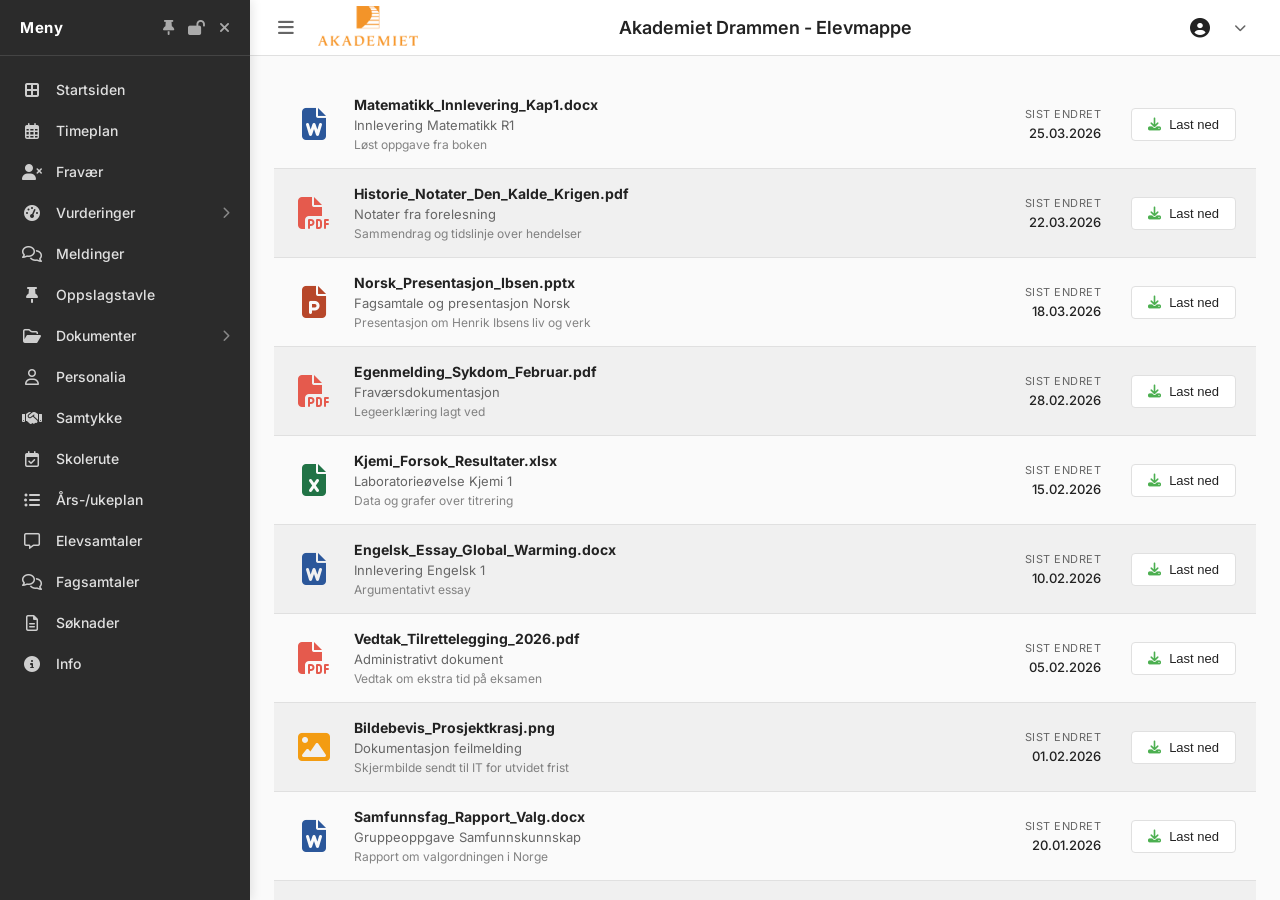
<file: elevMappe.html>
<!doctype html>
<html lang="no">
  <head>
    <meta charset="UTF-8" />
    <meta name="viewport" content="width=device-width, initial-scale=1.0" />
    <title>Elevmappe - Akademiet</title>
    <!-- Google Fonts: Inter -->
    <link rel="preconnect" href="https://fonts.googleapis.com" />
    <link rel="preconnect" href="https://fonts.gstatic.com" crossorigin />
    <link
      href="https://fonts.googleapis.com/css2?family=Inter:wght@400;500;600;700&display=swap"
      rel="stylesheet"
    />
    <!-- Font Awesome for Icons -->
    <link
      rel="stylesheet"
      href="https://cdnjs.cloudflare.com/ajax/libs/font-awesome/6.4.0/css/all.min.css"
    />

    <link href="styleElevMappe.css" rel="stylesheet" />
  </head>

  <body>
    <div class="app-container">
      <!-- Sidebar -->
      <nav class="sidebar">
        <div class="sidebar-header">
          <h2>Meny</h2>
          <div class="sidebar-actions">
            <i class="fa-solid fa-thumbtack" title="Fest meny"></i>
            <i class="fa-solid fa-lock-open" title="Lås opp"></i>
            <i class="fa-solid fa-times" title="Lukk"></i>
          </div>
        </div>
        <ul class="sidebar-menu">
          <li>
            <a href="startsiden.html"
              ><i class="fa-solid fa-border-all"></i> Startsiden</a
            >
          </li>
          <li>
            <a href="#"><i class="fa-regular fa-calendar-days"></i> Timeplan</a>
          </li>
          <li>
            <a href="fravær.html"
              ><i class="fa-solid fa-user-xmark"></i> Fravær</a
            >
          </li>
          <li class="has-dropdown">
            <a href="#"
              ><i class="fa-solid fa-gauge-high"></i> Vurderinger<i
                class="fa-solid fa-chevron-right dropdown-arrow"
              ></i
            ></a>
            <ul class="sub-menu">
              <li><a href="prøver.html">Prøver</a></li>
              <li><a href="enkeltvurderinger.html">Enkeltvurderinger</a></li>
              <li><a href="egenvurderinger.html">Egenvurderinger</a></li>
              <li><a href="karakterer.html">Karakterer</a></li>
              <li><a href="ordenOgOppførsel.html">Orden/Oppførsel</a></li>
              <li><a href="eksamen.html">Eksamen</a></li>
            </ul>
          </li>
          <li>
            <a href="meldinger.html"
              ><i class="fa-regular fa-comments"></i> Meldinger</a
            >
          </li>
          <li>
            <a href="oppslagstavle.html"
              ><i class="fa-solid fa-thumbtack"></i> Oppslagstavle</a
            >
          </li>
          <li class="has-dropdown">
            <a href="#"
              ><i class="fa-regular fa-folder-open"></i> Dokumenter<i
                class="fa-solid fa-chevron-right dropdown-arrow"
              ></i
            ></a>
            <ul class="sub-menu">
              <li><a href="mineDokumenter.html">Mine dokumenter</a></li>
              <li><a href="deltMedMeg.html">Delt med meg</a></li>
              <li class="active"><a href="elevMappe.html">Elevmappe</a></li>
            </ul>
          </li>
          <li>
            <a href="personalia.html"
              ><i class="fa-regular fa-user"></i> Personalia</a
            >
          </li>
          <li>
            <a href="samtykke.html"
              ><i class="fa-solid fa-handshake"></i> Samtykke</a
            >
          </li>
          <li>
            <a href="skolerute.html"
              ><i class="fa-regular fa-calendar-check"></i> Skolerute</a
            >
          </li>
          <li>
            <a href="arsUkeplan.html"
              ><i class="fa-solid fa-list-ul"></i> Års-/ukeplan</a
            >
          </li>
          <li>
            <a href="elevsamtaler.html"
              ><i class="fa-regular fa-message"></i> Elevsamtaler</a
            >
          </li>
          <li>
            <a href="fagsamtaler.html"
              ><i class="fa-regular fa-comments"></i> Fagsamtaler</a
            >
          </li>
          <li>
            <a href="soknader.html"
              ><i class="fa-regular fa-file-lines"></i> Søknader</a
            >
          </li>
          <li>
            <a href="info.html"><i class="fa-solid fa-circle-info"></i> Info</a>
          </li>
        </ul>
      </nav>

      <!-- Main Content Area -->
      <div class="main-content">
        <!-- Topbar -->
        <header class="topbar">
          <div class="topbar-left">
            <button class="menu-toggle">
              <i class="fa-solid fa-bars"></i>
            </button>
            <div class="logo">
              <span class="logo-icon"
                ><img
                  src="akademiet.png"
                  alt="Akademiet Drammen"
                  style="width: 100px; height: 40px"
              /></span>
            </div>
          </div>

          <div class="topbar-center">
            <h1>Akademiet Drammen - Elevmappe</h1>
          </div>

          <div class="topbar-right">
            <div class="user-profile">
              <i class="fa-solid fa-circle-user profile-icon"></i>
              <span class="user-name" id="whoami"></span>
              <i class="fa-solid fa-chevron-down dropdown-icon"></i>

              <div class="profile-dropdown">
                <a href="innstillinger.html"
                  ><i class="fa-solid fa-cog"></i> Innstillinger</a
                >
                <a href="index.html">
                  <img
                    src="login-xxl-light.png"
                    alt="Logg ut"
                    class="logout-icon theme-icon-dark"
                  />
                  <img
                    src="login-xxl-dark.png"
                    alt="Logg ut"
                    class="logout-icon theme-icon-light"
                  />
                  Logg ut
                </a>
              </div>
            </div>
          </div>
        </header>

        <!-- Elevmappe Document List Area -->
        <main class="content-area" id="mainContentArea">
          <div class="document-list">
            <!-- Item 1 -->
            <div class="document-item">
              <div class="doc-icon">
                <i class="fa-solid fa-file-word" style="color: #2b579a"></i>
              </div>
              <div class="doc-info">
                <div class="doc-title">Matematikk_Innlevering_Kap1.docx</div>
                <div class="doc-desc">Innlevering Matematikk R1</div>
                <div class="doc-subdesc">Løst oppgave fra boken</div>
              </div>
              <div class="doc-date">
                <div class="date-label">Sist endret</div>
                <div class="date-value">25.03.2026</div>
              </div>
              <div class="doc-action">
                <button class="download-btn">
                  <i class="fa-solid fa-download"></i> Last ned
                </button>
              </div>
            </div>
            <!-- Item 2 -->
            <div class="document-item">
              <div class="doc-icon">
                <i class="fa-solid fa-file-pdf" style="color: #e55a4d"></i>
              </div>
              <div class="doc-info">
                <div class="doc-title">
                  Historie_Notater_Den_Kalde_Krigen.pdf
                </div>
                <div class="doc-desc">Notater fra forelesning</div>
                <div class="doc-subdesc">
                  Sammendrag og tidslinje over hendelser
                </div>
              </div>
              <div class="doc-date">
                <div class="date-label">Sist endret</div>
                <div class="date-value">22.03.2026</div>
              </div>
              <div class="doc-action">
                <button class="download-btn">
                  <i class="fa-solid fa-download"></i> Last ned
                </button>
              </div>
            </div>
            <!-- Item 3 -->
            <div class="document-item">
              <div class="doc-icon">
                <i
                  class="fa-solid fa-file-powerpoint"
                  style="color: #b7472a"
                ></i>
              </div>
              <div class="doc-info">
                <div class="doc-title">Norsk_Presentasjon_Ibsen.pptx</div>
                <div class="doc-desc">Fagsamtale og presentasjon Norsk</div>
                <div class="doc-subdesc">
                  Presentasjon om Henrik Ibsens liv og verk
                </div>
              </div>
              <div class="doc-date">
                <div class="date-label">Sist endret</div>
                <div class="date-value">18.03.2026</div>
              </div>
              <div class="doc-action">
                <button class="download-btn">
                  <i class="fa-solid fa-download"></i> Last ned
                </button>
              </div>
            </div>
            <!-- Item 4 -->
            <div class="document-item">
              <div class="doc-icon">
                <i class="fa-solid fa-file-pdf" style="color: #e55a4d"></i>
              </div>
              <div class="doc-info">
                <div class="doc-title">Egenmelding_Sykdom_Februar.pdf</div>
                <div class="doc-desc">Fraværsdokumentasjon</div>
                <div class="doc-subdesc">Legeerklæring lagt ved</div>
              </div>
              <div class="doc-date">
                <div class="date-label">Sist endret</div>
                <div class="date-value">28.02.2026</div>
              </div>
              <div class="doc-action">
                <button class="download-btn">
                  <i class="fa-solid fa-download"></i> Last ned
                </button>
              </div>
            </div>
            <!-- Item 5 -->
            <div class="document-item">
              <div class="doc-icon">
                <i class="fa-solid fa-file-excel" style="color: #217346"></i>
              </div>
              <div class="doc-info">
                <div class="doc-title">Kjemi_Forsok_Resultater.xlsx</div>
                <div class="doc-desc">Laboratorieøvelse Kjemi 1</div>
                <div class="doc-subdesc">Data og grafer over titrering</div>
              </div>
              <div class="doc-date">
                <div class="date-label">Sist endret</div>
                <div class="date-value">15.02.2026</div>
              </div>
              <div class="doc-action">
                <button class="download-btn">
                  <i class="fa-solid fa-download"></i> Last ned
                </button>
              </div>
            </div>
            <!-- Item 6 -->
            <div class="document-item">
              <div class="doc-icon">
                <i class="fa-solid fa-file-word" style="color: #2b579a"></i>
              </div>
              <div class="doc-info">
                <div class="doc-title">Engelsk_Essay_Global_Warming.docx</div>
                <div class="doc-desc">Innlevering Engelsk 1</div>
                <div class="doc-subdesc">Argumentativt essay</div>
              </div>
              <div class="doc-date">
                <div class="date-label">Sist endret</div>
                <div class="date-value">10.02.2026</div>
              </div>
              <div class="doc-action">
                <button class="download-btn">
                  <i class="fa-solid fa-download"></i> Last ned
                </button>
              </div>
            </div>
            <!-- Item 7 -->
            <div class="document-item">
              <div class="doc-icon">
                <i class="fa-solid fa-file-pdf" style="color: #e55a4d"></i>
              </div>
              <div class="doc-info">
                <div class="doc-title">Vedtak_Tilrettelegging_2026.pdf</div>
                <div class="doc-desc">Administrativt dokument</div>
                <div class="doc-subdesc">Vedtak om ekstra tid på eksamen</div>
              </div>
              <div class="doc-date">
                <div class="date-label">Sist endret</div>
                <div class="date-value">05.02.2026</div>
              </div>
              <div class="doc-action">
                <button class="download-btn">
                  <i class="fa-solid fa-download"></i> Last ned
                </button>
              </div>
            </div>
            <!-- Item 8 -->
            <div class="document-item">
              <div class="doc-icon">
                <i class="fa-solid fa-image" style="color: #f39c12"></i>
              </div>
              <div class="doc-info">
                <div class="doc-title">Bildebevis_Prosjektkrasj.png</div>
                <div class="doc-desc">Dokumentasjon feilmelding</div>
                <div class="doc-subdesc">
                  Skjermbilde sendt til IT for utvidet frist
                </div>
              </div>
              <div class="doc-date">
                <div class="date-label">Sist endret</div>
                <div class="date-value">01.02.2026</div>
              </div>
              <div class="doc-action">
                <button class="download-btn">
                  <i class="fa-solid fa-download"></i> Last ned
                </button>
              </div>
            </div>
            <!-- Item 9 -->
            <div class="document-item">
              <div class="doc-icon">
                <i class="fa-solid fa-file-word" style="color: #2b579a"></i>
              </div>
              <div class="doc-info">
                <div class="doc-title">Samfunnsfag_Rapport_Valg.docx</div>
                <div class="doc-desc">Gruppeoppgave Samfunnskunnskap</div>
                <div class="doc-subdesc">Rapport om valgordningen i Norge</div>
              </div>
              <div class="doc-date">
                <div class="date-label">Sist endret</div>
                <div class="date-value">20.01.2026</div>
              </div>
              <div class="doc-action">
                <button class="download-btn">
                  <i class="fa-solid fa-download"></i> Last ned
                </button>
              </div>
            </div>
            <!-- Item 10 -->
            <div class="document-item">
              <div class="doc-icon">
                <i class="fa-solid fa-file-pdf" style="color: #e55a4d"></i>
              </div>
              <div class="doc-info">
                <div class="doc-title">Karakterutskrift_Host_25.pdf</div>
                <div class="doc-desc">Karakterer Vg1</div>
                <div class="doc-subdesc">Utskrift av terminkarakterer</div>
              </div>
              <div class="doc-date">
                <div class="date-label">Sist endret</div>
                <div class="date-value">15.01.2026</div>
              </div>
              <div class="doc-action">
                <button class="download-btn">
                  <i class="fa-solid fa-download"></i> Last ned
                </button>
              </div>
            </div>
            <!-- Item 11 -->
            <div class="document-item">
              <div class="doc-icon">
                <i class="fa-solid fa-file-pdf" style="color: #e55a4d"></i>
              </div>
              <div class="doc-info">
                <div class="doc-title">Reglement_Akademiet_2025_2026.pdf</div>
                <div class="doc-desc">Skolens regler og retningslinjer</div>
                <div class="doc-subdesc">PDF kopi av skolereglementet</div>
              </div>
              <div class="doc-date">
                <div class="date-label">Sist endret</div>
                <div class="date-value">20.08.2025</div>
              </div>
              <div class="doc-action">
                <button class="download-btn">
                  <i class="fa-solid fa-download"></i> Last ned
                </button>
              </div>
            </div>
            <!-- Item 12 -->
            <div class="document-item">
              <div class="doc-icon">
                <i
                  class="fa-solid fa-file-powerpoint"
                  style="color: #b7472a"
                ></i>
              </div>
              <div class="doc-info">
                <div class="doc-title">Kroppsoving_Opplegg.pptx</div>
                <div class="doc-desc">Egenvurdering gym kroppsøving</div>
                <div class="doc-subdesc">
                  Presentasjon over planlagt treningsøkt
                </div>
              </div>
              <div class="doc-date">
                <div class="date-label">Sist endret</div>
                <div class="date-value">05.10.2025</div>
              </div>
              <div class="doc-action">
                <button class="download-btn">
                  <i class="fa-solid fa-download"></i> Last ned
                </button>
              </div>
            </div>
            <!-- Item 13 -->
            <div class="document-item">
              <div class="doc-icon">
                <i class="fa-solid fa-file-excel" style="color: #217346"></i>
              </div>
              <div class="doc-info">
                <div class="doc-title">Fysikk_Beregninger.xlsx</div>
                <div class="doc-desc">Fysikk 1 laboratorie</div>
                <div class="doc-subdesc">
                  Hastighetstabeller og simuleringer
                </div>
              </div>
              <div class="doc-date">
                <div class="date-label">Sist endret</div>
                <div class="date-value">12.11.2025</div>
              </div>
              <div class="doc-action">
                <button class="download-btn">
                  <i class="fa-solid fa-download"></i> Last ned
                </button>
              </div>
            </div>
            <!-- Item 14 -->
            <div class="document-item">
              <div class="doc-icon">
                <i class="fa-solid fa-file-pdf" style="color: #e55a4d"></i>
              </div>
              <div class="doc-info">
                <div class="doc-title">
                  Soknad_Permisjon_Idrett_Desember.pdf
                </div>
                <div class="doc-desc">Søknad om fri</div>
                <div class="doc-subdesc">
                  Godkjent søknad for fotballturnering
                </div>
              </div>
              <div class="doc-date">
                <div class="date-label">Sist endret</div>
                <div class="date-value">25.11.2025</div>
              </div>
              <div class="doc-action">
                <button class="download-btn">
                  <i class="fa-solid fa-download"></i> Last ned
                </button>
              </div>
            </div>
            <!-- Item 15 -->
            <div class="document-item">
              <div class="doc-icon">
                <i class="fa-solid fa-file-word" style="color: #2b579a"></i>
              </div>
              <div class="doc-info">
                <div class="doc-title">Spansk_Grammatikk_Oppsumerring.docx</div>
                <div class="doc-desc">Notater til fremmedspråk</div>
                <div class="doc-subdesc">Uregelmessige verb kap 4 og 5</div>
              </div>
              <div class="doc-date">
                <div class="date-label">Sist endret</div>
                <div class="date-value">01.12.2025</div>
              </div>
              <div class="doc-action">
                <button class="download-btn">
                  <i class="fa-solid fa-download"></i> Last ned
                </button>
              </div>
            </div>
          </div>
        </main>
      </div>
    </div>

    <!-- Scroll to top button -->
    <button
      id="scrollToTopBtn"
      class="scroll-to-top"
      aria-label="Scroll til toppen"
      title="Scroll til toppen"
    >
      <i class="fa-solid fa-arrow-up"></i> To the top
    </button>
    <script type="module" src="script.js">
      const { data: {user} } = await supabase.auth.getUser();
      if (user) {
          await refreshAuthUI();
      } else {
          window.location.href = "index.html";
      }
    </script>
    <script>
      document.addEventListener("DOMContentLoaded", () => {
        const scrollArea = document.getElementById("mainContentArea");
        const scrollToTopBtn = document.getElementById("scrollToTopBtn");
        const topbarHeight = 56;

        if (scrollArea && scrollToTopBtn) {
          scrollArea.addEventListener("scroll", () => {
            if (scrollArea.scrollTop > topbarHeight) {
              scrollToTopBtn.classList.add("show");
            } else {
              scrollToTopBtn.classList.remove("show");
            }
          });

          scrollToTopBtn.addEventListener("click", () => {
            scrollArea.scrollTo({
              top: 0,
              behavior: "smooth",
            });
          });
        }
      });
    </script>
  </body>
</html>
</file>
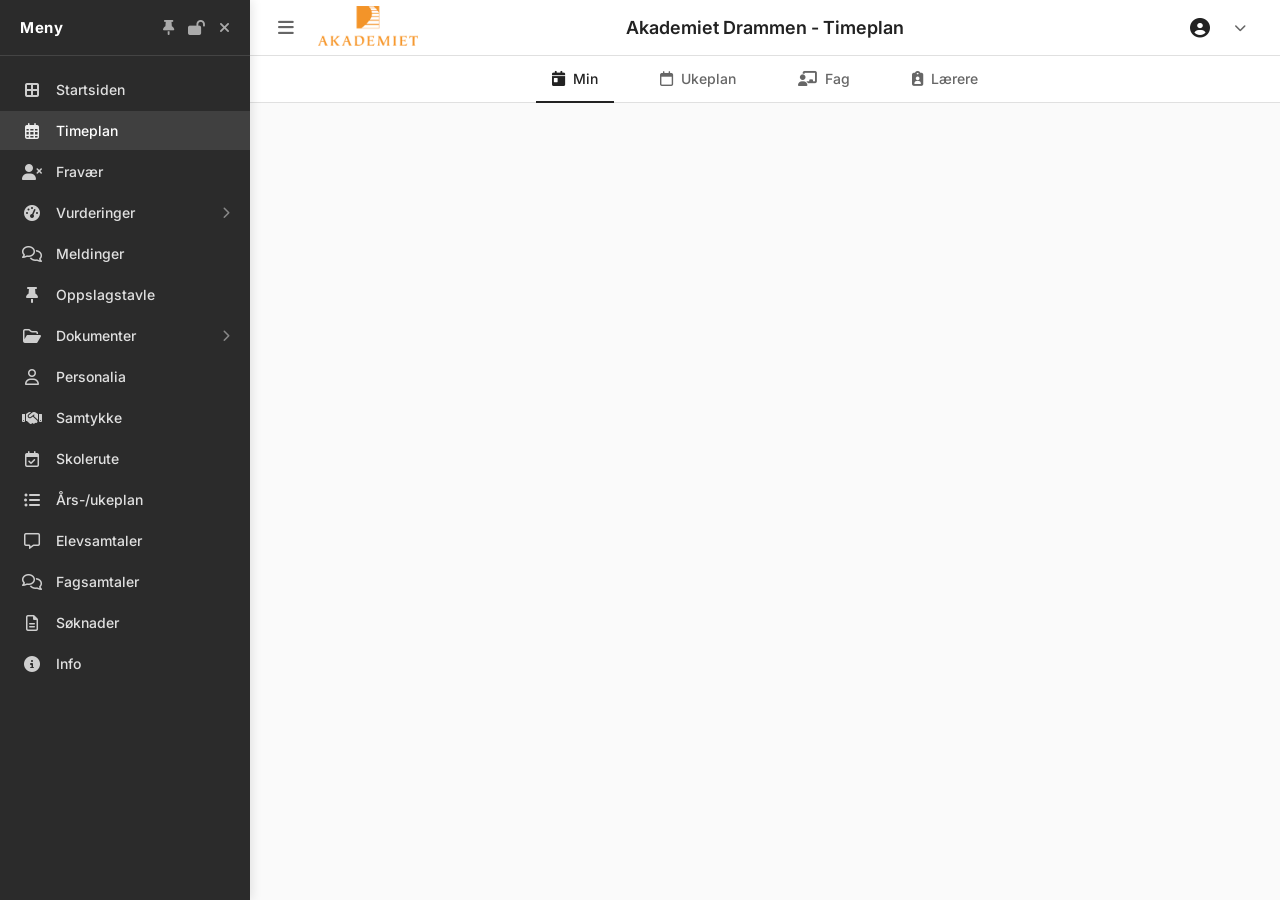
<file: timeplan.html>
<!doctype html>
<html lang="no">
  <head>
    <meta charset="UTF-8" />
    <meta name="viewport" content="width=device-width, initial-scale=1.0" />
    <title>Timeplan - Akademiet</title>
    <!-- Google Fonts: Inter -->
    <link rel="preconnect" href="https://fonts.googleapis.com" />
    <link rel="preconnect" href="https://fonts.gstatic.com" crossorigin />
    <link
      href="https://fonts.googleapis.com/css2?family=Inter:wght@400;500;600;700&display=swap"
      rel="stylesheet"
    />
    <!-- Font Awesome for Icons -->
    <link
      rel="stylesheet"
      href="https://cdnjs.cloudflare.com/ajax/libs/font-awesome/6.4.0/css/all.min.css"
    />

    <link href="styletimeplan.css" rel="stylesheet" />
  </head>

  <body>
    <div class="app-container">
      <!-- Sidebar -->
      <nav class="sidebar">
        <div class="sidebar-header">
          <h2>Meny</h2>
          <div class="sidebar-actions">
            <i class="fa-solid fa-thumbtack" title="Fest meny"></i>
            <i class="fa-solid fa-lock-open" title="Lås opp"></i>
            <i class="fa-solid fa-times" title="Lukk"></i>
          </div>
        </div>
        <ul class="sidebar-menu">
          <li>
            <a href="startsiden.html"
              ><i class="fa-solid fa-border-all"></i> Startsiden</a
            >
          </li>
          <li class="active">
            <a href="#"><i class="fa-regular fa-calendar-days"></i> Timeplan</a>
          </li>
          <li>
            <a href="fravær.html"
              ><i class="fa-solid fa-user-xmark"></i> Fravær</a
            >
          </li>
          <li class="has-dropdown">
            <a href="#"
              ><i class="fa-solid fa-gauge-high"></i> Vurderinger<i
                class="fa-solid fa-chevron-right dropdown-arrow"
              ></i
            ></a>
            <ul class="sub-menu">
              <li><a href="prøver.html">Prøver</a></li>
              <li><a href="enkeltvurderinger.html">Enkeltvurderinger</a></li>
              <li><a href="egenvurderinger.html">Egenvurderinger</a></li>
              <li><a href="karakterer.html">Karakterer</a></li>
              <li><a href="ordenOgOppførsel.html">Orden/Oppførsel</a></li>
              <li><a href="eksamen.html">Eksamen</a></li>
            </ul>
          </li>
          <li>
            <a href="meldinger.html"
              ><i class="fa-regular fa-comments"></i> Meldinger</a
            >
          </li>
          <li>
            <a href="oppslagstavle.html"
              ><i class="fa-solid fa-thumbtack"></i> Oppslagstavle</a
            >
          </li>
          <li class="has-dropdown">
            <a href="#"
              ><i class="fa-regular fa-folder-open"></i> Dokumenter<i
                class="fa-solid fa-chevron-right dropdown-arrow"
              ></i
            ></a>
            <ul class="sub-menu">
              <li><a href="mineDokumenter.html">Mine dokumenter</a></li>
              <li><a href="deltMedMeg.html">Delt med meg</a></li>
              <li><a href="elevMappe.html">Elevmappe</a></li>
            </ul>
          </li>
          <li>
            <a href="personalia.html"
              ><i class="fa-regular fa-user"></i> Personalia</a
            >
          </li>
          <li>
            <a href="samtykke.html"
              ><i class="fa-solid fa-handshake"></i> Samtykke</a
            >
          </li>
          <li>
            <a href="skolerute.html"
              ><i class="fa-regular fa-calendar-check"></i> Skolerute</a
            >
          </li>
          <li>
            <a href="arsUkeplan.html"
              ><i class="fa-solid fa-list-ul"></i> Års-/ukeplan</a
            >
          </li>
          <li>
            <a href="elevsamtaler.html"
              ><i class="fa-regular fa-message"></i> Elevsamtaler</a
            >
          </li>
          <li>
            <a href="fagsamtaler.html"
              ><i class="fa-regular fa-comments"></i> Fagsamtaler</a
            >
          </li>
          <li>
            <a href="soknader.html"
              ><i class="fa-regular fa-file-lines"></i> Søknader</a
            >
          </li>
          <li>
            <a href="info.html"><i class="fa-solid fa-circle-info"></i> Info</a>
          </li>
        </ul>
      </nav>

      <!-- Main Content Area -->
      <div class="main-content">
        <!-- Topbar -->
        <header class="topbar">
          <div class="topbar-left">
            <button class="menu-toggle">
              <i class="fa-solid fa-bars"></i>
            </button>
            <div class="logo">
              <span class="logo-icon"
                ><img
                  src="akademiet.png"
                  alt="Akademiet Drammen"
                  style="width: 100px; height: 40px"
              /></span>
            </div>
          </div>

          <div class="topbar-center">
            <h1>Akademiet Drammen - Timeplan</h1>
          </div>

          <div class="topbar-right">
            <div class="user-profile">
              <i class="fa-solid fa-circle-user profile-icon"></i>
              <span class="user-name" id="whoami"></span>
              <i class="fa-solid fa-chevron-down dropdown-icon"></i>

              <div class="profile-dropdown">
                <a href="innstillinger.html"
                  ><i class="fa-solid fa-cog"></i> Innstillinger</a
                >
                <a id="logoutBtn">
                  <img
                    src="login-xxl-light.png"
                    alt="Logg ut"
                    class="logout-icon theme-icon-dark"
                  />
                  <img
                    src="login-xxl-dark.png"
                    alt="Logg ut"
                    class="logout-icon theme-icon-light"
                  />
                  Logg ut
                </a>
              </div>
            </div>
          </div>
        </header>

        <!-- Sub Header Tabs -->
        <div class="tabs-container">
          <div class="tab active">
            <i class="fa-solid fa-calendar-day"></i> Min
          </div>
          <div class="tab"><i class="fa-regular fa-calendar"></i> Ukeplan</div>
          <div class="tab"><i class="fa-solid fa-chalkboard-user"></i> Fag</div>
          <div class="tab">
            <i class="fa-solid fa-clipboard-user"></i> Lærere
          </div>
        </div>

        <!-- Dashboard / Calendar Area (Skipped per user request, placeholder shown) -->
        <main class="content-area">
          <div class="content-placeholder">
            <!-- The rest of the period plan would go here -->
          </div>
        </main>
      </div>
    </div>
    <script type="module" src="script.js">
          const { data: {user} } = await supabase.auth.getUser();
      if (user) {
        await refreshAuthUI();
      } else {
        window.location.href = "index.html";
      }
    </script>
  </body>
</html>
</file>
<file: styleElevMappe.css>
/* Premium App Dashboard Styles */
:root {
  /* Sidebar Colors */
  --sidebar-bg: #2b2b2b;
  --sidebar-bg-hover: #383838;
  --sidebar-bg-active: #404040;
  --sidebar-text: #e0e0e0;
  --sidebar-text-active: #ffffff;
  --sidebar-width: 250px;
  --sidebar-border: #444444;

  /* Topbar Colors */
  --topbar-bg: #ffffff;
  --topbar-border: #e0e0e0;
  --topbar-height: 56px;

  /* Global Colors */
  --brand-orange: #f38b36;
  --text-primary: #222222;
  --text-secondary: #666666;
  --bg-color: #fafafa;
  --tabs-bg: #ffffff;
  --user-hover-bg: #f0f0f0;
  --card-border: #e8e8e8;
  --card-bg: #ffffff;

  /* Layout */
  --transition-speed: 0.2s;
}

/* =========================================
   Dark Mode Overrides
   ========================================= */
@media (prefers-color-scheme: dark) {
  :root {
    --sidebar-bg: #1a1a1a;
    --sidebar-bg-hover: #2a2a2a;
    --sidebar-bg-active: #333333;
    --sidebar-border: #303030;

    --topbar-bg: #242424;
    --topbar-border: #383838;

    --text-primary: #eeeeee;
    --text-secondary: #a0a0a0;
    --bg-color: #121212;
    --tabs-bg: #242424;
    --user-hover-bg: #383838;
    --card-border: #333333;
    --card-bg: #1e1e1e;
  }
}

* {
  box-sizing: border-box;
  margin: 0;
  padding: 0;
}

body {
  font-family:
    "Inter",
    -apple-system,
    BlinkMacSystemFont,
    "Segoe UI",
    Roboto,
    Oxygen,
    Ubuntu,
    Cantarell,
    sans-serif;
  background-color: var(--bg-color);
  color: var(--text-primary);
  height: 100vh;
  overflow: hidden;
  -webkit-font-smoothing: antialiased;
}

.app-container {
  display: flex;
  height: 100vh;
  width: 100vw;
}

/* =========================================
   Sidebar Styling
   ========================================= */
.sidebar {
  width: var(--sidebar-width);
  background-color: var(--sidebar-bg);
  color: var(--sidebar-text);
  display: flex;
  flex-direction: column;
  flex-shrink: 0;
  box-shadow: 2px 0 10px rgba(0, 0, 0, 0.1);
  z-index: 100;
  transition:
    width 0.25s ease,
    transform 0.25s ease,
    opacity 0.25s ease;
  will-change: width, transform, opacity;
}

.sidebar-header {
  height: var(--topbar-height);
  padding: 0 20px;
  display: flex;
  justify-content: space-between;
  align-items: center;
  border-bottom: 1px solid var(--sidebar-border);
}

.sidebar-header h2 {
  font-size: 15px;
  font-weight: 700;
  color: #ffffff;
  letter-spacing: 0.5px;
}

.sidebar-actions {
  display: flex;
  gap: 14px;
  color: #aaaaaa;
}

.sidebar-actions i {
  cursor: pointer;
  font-size: 15px;
  transition: color var(--transition-speed);
}

.sidebar-actions i:hover {
  color: #ffffff;
}

.sidebar-menu {
  list-style: none;
  overflow-y: auto;
  padding: 12px 0;
}

/* Custom Scrollbar for Sidebar */
.sidebar-menu::-webkit-scrollbar {
  width: 6px;
}
.sidebar-menu::-webkit-scrollbar-track {
  background: transparent;
}
.sidebar-menu::-webkit-scrollbar-thumb {
  background: #555;
  border-radius: 10px;
}

.sidebar-menu li {
  margin: 2px 0;
}

.sidebar-menu a {
  display: flex;
  align-items: center;
  padding: 11px 20px;
  color: var(--sidebar-text);
  text-decoration: none;
  font-size: 14px;
  font-weight: 500;
  transition: all var(--transition-speed);
  position: relative;
}

.sidebar-menu a:hover {
  background-color: var(--sidebar-bg-hover);
  color: #ffffff;
}

.sidebar-menu li.active a {
  background-color: var(--sidebar-bg-active);
  color: var(--sidebar-text-active);
}

.sidebar-menu a i:first-child {
  width: 24px;
  font-size: 16px;
  margin-right: 12px;
  text-align: center;
  opacity: 0.9;
}

.dropdown-arrow {
  margin-left: auto;
  font-size: 12px !important;
  color: #888888;
  transition: transform var(--transition-speed);
}

.sidebar-menu a:hover .dropdown-arrow {
  color: #cccccc;
}

.sidebar.closed {
  transform: translateX(-100%);
  width: 0;
  min-width: 0;
  overflow: hidden;
  opacity: 0;
}

/* =========================================
   Sub-menu Styling
   ========================================= */
.sub-menu {
  display: none;
  list-style: none;
  background-color: #242424; /* Darker back for depth */
  border-left: 2px solid var(--sidebar-bg-hover);
  margin-left: 18px; /* Offset to align with the text above */
  padding: 4px 0;
  border-radius: 4px;
}

.has-dropdown.dropdown-open .sub-menu {
  display: block;
  animation: slideDown 0.2s ease-out forwards;
}

.sub-menu li {
  margin: 0;
}

.sub-menu a {
  padding: 8px 16px 8px 30px; /* Cleanly indented items */
  font-size: 13px;
  color: #a0a0a0;
  font-weight: 400; /* Lighter font weight for subitems */
}

.sub-menu a:hover {
  background-color: var(--sidebar-bg-active);
  color: #ffffff;
}

.has-dropdown.dropdown-open > a .dropdown-arrow {
  transform: rotate(90deg);
}

@keyframes slideDown {
  from {
    opacity: 0;
    transform: translateY(-4px);
  }
  to {
    opacity: 1;
    transform: translateY(0);
  }
}

/* =========================================
   Main Content Layout
   ========================================= */
.main-content {
  flex: 1;
  display: flex;
  flex-direction: column;
  min-width: 0;
  background-color: var(--bg-color);
}

/* =========================================
   Topbar Styling
   ========================================= */
.topbar {
  height: var(--topbar-height);
  background-color: var(--topbar-bg);
  border-bottom: 1px solid var(--topbar-border);
  display: flex;
  align-items: center;
  padding: 0 24px;
  justify-content: space-between;
}

.topbar-left {
  display: flex;
  align-items: center;
  gap: 20px;
  width: 300px; /* Reserves space so center element can be truly centered */
}

.menu-toggle {
  background: none;
  border: none;
  font-size: 18px;
  cursor: pointer;
  color: var(--text-secondary);
  display: flex;
  align-items: center;
  padding: 4px;
  transition: color var(--transition-speed);
}

.menu-toggle:hover {
  color: var(--text-primary);
}

.logo {
  display: flex;
  align-items: baseline;
  gap: 8px;
  cursor: pointer;
}

.logo-icon {
  color: var(--brand-orange);
  font-size: 18px;
}

.logo-orange {
  color: var(--brand-orange);
  font-family: serif;
  font-weight: 700;
  font-size: 18px;
  letter-spacing: 0.5px;
}

.logo-text {
  color: var(--text-secondary);
  font-size: 14px;
  font-family: "Inter", sans-serif;
}

.topbar-center {
  flex: 1;
  display: flex;
  justify-content: center;
}

.topbar-center h1 {
  font-size: 18px;
  font-weight: 600;
  color: var(--text-primary);
}

.topbar-right {
  display: flex;
  align-items: center;
  justify-content: flex-end;
  width: 300px; /* Symmetric with left side */
}

.user-profile {
  display: flex;
  align-items: center;
  gap: 10px;
  cursor: pointer;
  padding: 6px 10px;
  border-radius: 6px;
  transition: background-color var(--transition-speed);
}

.user-profile:hover {
  background-color: var(--user-hover-bg);
}

.profile-icon {
  font-size: 20px;
  color: var(--text-primary);
}

.user-name {
  font-size: 13px;
  font-weight: 500;
  color: var(--text-primary);
}

.dropdown-icon {
  font-size: 12px;
  color: var(--text-secondary);
  margin-left: 4px;
}

/* =========================================
   Sub-Header Tabs
   ========================================= */
.tabs-container {
  display: flex;
  border-bottom: 1px solid var(--topbar-border);
  background-color: var(--tabs-bg);
  padding: 0 24px;
  gap: 30px;
  justify-content: center;
}

.tab {
  padding: 14px 16px;
  font-size: 14px;
  font-weight: 500;
  color: var(--text-secondary);
  cursor: pointer;
  display: flex;
  align-items: center;
  gap: 8px;
  border-bottom: 2px solid transparent;
  transition: all var(--transition-speed);
  margin-bottom: -1px; /* Overlap border */
}

.tab i {
  font-size: 15px;
}

.tab:hover {
  color: var(--text-primary);
}

.tab.active {
  color: var(--text-primary);
  border-bottom-color: var(--text-primary);
}

/* =========================================
   Content Area
   ========================================= */
.content-area {
  flex: 1;
  background-color: var(--bg-color);
  padding: 24px;
  overflow: auto;
}

.content-placeholder {
  width: 100%;
  height: 100%;
  background-color: transparent;
}
\n
/* =========================================
   Elevmappe Document List Styling
   ========================================= */

.document-list {
  background-color: var(--tabs-bg);
  border: 1px solid var(--topbar-border);
  border-radius: 8px;
  overflow: hidden;
  margin-top: 10px;
}

.document-item {
  display: flex;
  align-items: center;
  padding: 16px 20px;
  border-bottom: 1px solid var(--topbar-border);
  transition: background-color var(--transition-speed);
}

.document-item:last-child {
  border-bottom: none;
}

.document-item:nth-child(even) {
  background-color: var(--user-hover-bg);
}

@media (prefers-color-scheme: dark) {
  .document-item:nth-child(even) {
    background-color: rgba(255, 255, 255, 0.02);
  }
}

.doc-icon {
  font-size: 32px;
  color: var(--text-secondary);
  margin-right: 20px;
  width: 40px;
  text-align: center;
  display: flex;
  justify-content: center;
  align-items: center;
}

.doc-icon .fa-file-pdf {
  color: #c94436; /* Softer red for dark mode compatibility or solid red */
}

@media (prefers-color-scheme: dark) {
  .doc-icon .fa-file-pdf {
    color: #e55a4d;
  }
}

.doc-info {
  flex: 1;
  display: flex;
  flex-direction: column;
  gap: 4px;
}

.doc-title {
  font-size: 14px;
  font-weight: 700;
  color: var(--text-primary);
}

.doc-desc {
  font-size: 13px;
  color: var(--text-secondary);
}

.doc-subdesc {
  font-size: 12px;
  color: var(--text-secondary);
  opacity: 0.8;
}

.doc-date {
  text-align: right;
  margin-right: 30px;
  min-width: 100px;
}

.date-label {
  font-size: 11px;
  color: var(--text-secondary);
  text-transform: uppercase;
  letter-spacing: 0.5px;
}

.date-value {
  font-size: 13px;
  font-weight: 500;
  color: var(--text-primary);
  margin-top: 4px;
}

.doc-action {
  display: flex;
  align-items: center;
}

.download-btn {
  display: flex;
  align-items: center;
  gap: 8px;
  padding: 8px 16px;
  background-color: var(--tabs-bg);
  border: 1px solid var(--topbar-border);
  border-radius: 4px;
  color: var(--text-primary);
  font-size: 13px;
  font-weight: 500;
  cursor: pointer;
  transition: all var(--transition-speed);
}

.download-btn i {
  color: #4caf50;
}

.download-btn:hover {
  background-color: var(--user-hover-bg);
  border-color: #999;
}

/* =========================================
   Scroll to Top Button
   ========================================= */
.scroll-to-top {
  position: fixed;
  bottom: 30px;
  right: 30px;
  height: 45px;
  padding: 0 20px;
  border-radius: 25px;
  background-color: var(--sidebar-bg-active); /* or #3b82f6 for blue */
  background-color: #3b82f6;
  color: white;
  border: none;
  font-size: 14px;
  font-weight: 600;
  cursor: pointer;
  box-shadow: 0 4px 10px rgba(0, 0, 0, 0.2);
  opacity: 0;
  visibility: hidden;
  transition: all 0.3s ease;
  z-index: 1000;
  display: flex;
  align-items: center;
  justify-content: center;
  gap: 8px;
}

.scroll-to-top.show {
  opacity: 1;
  visibility: visible;
}

.scroll-to-top:hover {
  transform: translateY(-3px);
  background-color: #2563eb;
  box-shadow: 0 6px 14px rgba(0, 0, 0, 0.25);
}

@media (max-width: 768px) {
  .scroll-to-top {
    right: 20px;
  }
}

/* =========================================
   Profile Dropdown Styling
   ========================================= */
.user-profile {
  position: relative;
}

.profile-dropdown {
  position: absolute;
  top: 100%;
  right: 0;
  margin-top: 8px;
  background-color: var(--card-bg);
  border: 1px solid var(--card-border);
  border-radius: 8px;
  box-shadow: 0 4px 12px rgba(0, 0, 0, 0.1);
  width: 200px;
  display: flex;
  flex-direction: column;
  opacity: 0;
  visibility: hidden;
  transform: translateY(-10px);
  transition: all var(--transition-speed);
  z-index: 1000;
  padding: 8px 0;
}

.user-profile.active .profile-dropdown {
  opacity: 1;
  visibility: visible;
  transform: translateY(0);
}

.profile-dropdown a {
  display: flex;
  align-items: center;
  padding: 10px 16px;
  color: var(--text-primary);
  text-decoration: none;
  font-size: 14px;
  font-weight: 500;
  transition: background-color var(--transition-speed);
  gap: 12px;
}

.profile-dropdown a:hover {
  background-color: var(--user-hover-bg);
}

.profile-dropdown .fa-cog {
  font-size: 16px;
  color: var(--text-secondary);
  width: 20px;
  text-align: center;
}

.theme-icon-light {
  display: block;
}
.theme-icon-dark {
  display: none;
}

@media (prefers-color-scheme: dark) {
  .theme-icon-light {
    display: none;
  }
  .theme-icon-dark {
    display: block;
  }
}

.logout-icon {
  width: 20px;
  height: 20px;
  object-fit: contain;
}
</file>
<file: styletimeplan.css>
/* Premium App Dashboard Styles */
:root {
  /* Sidebar Colors */
  --sidebar-bg: #2b2b2b;
  --sidebar-bg-hover: #383838;
  --sidebar-bg-active: #404040;
  --sidebar-text: #e0e0e0;
  --sidebar-text-active: #ffffff;
  --sidebar-width: 250px;
  --sidebar-border: #444444;

  /* Topbar Colors */
  --topbar-bg: #ffffff;
  --topbar-border: #e0e0e0;
  --topbar-height: 56px;
  --card-border: #e8e8e8;
  --card-bg: #ffffff;

  /* Global Colors */
  --brand-orange: #f38b36;
  --text-primary: #222222;
  --text-secondary: #666666;
  --bg-color: #fafafa;
  --tabs-bg: #ffffff;
  --user-hover-bg: #f0f0f0;

  /* Layout */
  --transition-speed: 0.2s;
}

/* =========================================
   Dark Mode Overrides
   ========================================= */
@media (prefers-color-scheme: dark) {
  :root {
    --sidebar-bg: #1a1a1a;
    --sidebar-bg-hover: #2a2a2a;
    --sidebar-bg-active: #333333;
    --sidebar-border: #303030;

    --topbar-bg: #242424;
    --topbar-border: #383838;

    --text-primary: #eeeeee;
    --text-secondary: #a0a0a0;
    --bg-color: #121212;
    --tabs-bg: #242424;
    --user-hover-bg: #383838;
    --card-border: #333333;
    --card-bg: #1e1e1e;
  }
}

* {
  box-sizing: border-box;
  margin: 0;
  padding: 0;
}

body {
  font-family:
    "Inter",
    -apple-system,
    BlinkMacSystemFont,
    "Segoe UI",
    Roboto,
    Oxygen,
    Ubuntu,
    Cantarell,
    sans-serif;
  background-color: var(--bg-color);
  color: var(--text-primary);
  height: 100vh;
  overflow: hidden;
  -webkit-font-smoothing: antialiased;
}

.app-container {
  display: flex;
  height: 100vh;
  width: 100vw;
}

/* =========================================
   Sidebar Styling
   ========================================= */
.sidebar {
  width: var(--sidebar-width);
  background-color: var(--sidebar-bg);
  color: var(--sidebar-text);
  display: flex;
  flex-direction: column;
  flex-shrink: 0;
  box-shadow: 2px 0 10px rgba(0, 0, 0, 0.1);
  z-index: 100;
  transition:
    width 0.25s ease,
    transform 0.25s ease,
    opacity 0.25s ease;
  will-change: width, transform, opacity;
}

.sidebar-header {
  height: var(--topbar-height);
  padding: 0 20px;
  display: flex;
  justify-content: space-between;
  align-items: center;
  border-bottom: 1px solid var(--sidebar-border);
}

.sidebar-header h2 {
  font-size: 15px;
  font-weight: 700;
  color: #ffffff;
  letter-spacing: 0.5px;
}

.sidebar-actions {
  display: flex;
  gap: 14px;
  color: #aaaaaa;
}

.sidebar-actions i {
  cursor: pointer;
  font-size: 15px;
  transition: color var(--transition-speed);
}

.sidebar-actions i:hover {
  color: #ffffff;
}

.sidebar-menu {
  list-style: none;
  overflow-y: auto;
  padding: 12px 0;
}

/* Custom Scrollbar for Sidebar */
.sidebar-menu::-webkit-scrollbar {
  width: 6px;
}
.sidebar-menu::-webkit-scrollbar-track {
  background: transparent;
}
.sidebar-menu::-webkit-scrollbar-thumb {
  background: #555;
  border-radius: 10px;
}

.sidebar-menu li {
  margin: 2px 0;
}

.sidebar-menu a {
  display: flex;
  align-items: center;
  padding: 11px 20px;
  color: var(--sidebar-text);
  text-decoration: none;
  font-size: 14px;
  font-weight: 500;
  transition: all var(--transition-speed);
  position: relative;
}

.sidebar-menu a:hover {
  background-color: var(--sidebar-bg-hover);
  color: #ffffff;
}

.sidebar-menu li.active a {
  background-color: var(--sidebar-bg-active);
  color: var(--sidebar-text-active);
}

.sidebar-menu a i:first-child {
  width: 24px;
  font-size: 16px;
  margin-right: 12px;
  text-align: center;
  opacity: 0.9;
}

.dropdown-arrow {
  margin-left: auto;
  font-size: 12px !important;
  color: #888888;
  transition: transform var(--transition-speed);
}

.sidebar-menu a:hover .dropdown-arrow {
  color: #cccccc;
}

.sidebar.closed {
  transform: translateX(-100%);
  width: 0;
  min-width: 0;
  overflow: hidden;
  opacity: 0;
}

/* =========================================
   Sub-menu Styling
   ========================================= */
.sub-menu {
  display: none;
  list-style: none;
  background-color: #242424; /* Darker back for depth */
  border-left: 2px solid var(--sidebar-bg-hover);
  margin-left: 18px; /* Offset to align with the text above */
  padding: 4px 0;
  border-radius: 4px;
}

.has-dropdown.dropdown-open .sub-menu {
  display: block;
  animation: slideDown 0.2s ease-out forwards;
}

.sub-menu li {
  margin: 0;
}

.sub-menu a {
  padding: 8px 16px 8px 30px; /* Cleanly indented items */
  font-size: 13px;
  color: #a0a0a0;
  font-weight: 400; /* Lighter font weight for subitems */
}

.sub-menu a:hover {
  background-color: var(--sidebar-bg-active);
  color: #ffffff;
}

.has-dropdown.dropdown-open > a .dropdown-arrow {
  transform: rotate(90deg);
}

@keyframes slideDown {
  from {
    opacity: 0;
    transform: translateY(-4px);
  }
  to {
    opacity: 1;
    transform: translateY(0);
  }
}

/* =========================================
   Main Content Layout
   ========================================= */
.main-content {
  flex: 1;
  display: flex;
  flex-direction: column;
  min-width: 0;
  background-color: var(--bg-color);
}

/* =========================================
   Topbar Styling
   ========================================= */
.topbar {
  height: var(--topbar-height);
  background-color: var(--topbar-bg);
  border-bottom: 1px solid var(--topbar-border);
  display: flex;
  align-items: center;
  padding: 0 24px;
  justify-content: space-between;
}

.topbar-left {
  display: flex;
  align-items: center;
  gap: 20px;
  width: 300px; /* Reserves space so center element can be truly centered */
}

.menu-toggle {
  background: none;
  border: none;
  font-size: 18px;
  cursor: pointer;
  color: var(--text-secondary);
  display: flex;
  align-items: center;
  padding: 4px;
  transition: color var(--transition-speed);
}

.menu-toggle:hover {
  color: var(--text-primary);
}

.logo {
  display: flex;
  align-items: baseline;
  gap: 8px;
  cursor: pointer;
}

.logo-icon {
  color: var(--brand-orange);
  font-size: 18px;
}

.logo-orange {
  color: var(--brand-orange);
  font-family: serif;
  font-weight: 700;
  font-size: 18px;
  letter-spacing: 0.5px;
}

.logo-text {
  color: var(--text-secondary);
  font-size: 14px;
  font-family: "Inter", sans-serif;
}

.topbar-center {
  flex: 1;
  display: flex;
  justify-content: center;
}

.topbar-center h1 {
  font-size: 18px;
  font-weight: 600;
  color: var(--text-primary);
}

.topbar-right {
  display: flex;
  align-items: center;
  justify-content: flex-end;
  width: 300px; /* Symmetric with left side */
}

.user-profile {
  display: flex;
  align-items: center;
  gap: 10px;
  cursor: pointer;
  padding: 6px 10px;
  border-radius: 6px;
  transition: background-color var(--transition-speed);
}

.user-profile:hover {
  background-color: var(--user-hover-bg);
}

.profile-icon {
  font-size: 20px;
  color: var(--text-primary);
}

.user-name {
  font-size: 13px;
  font-weight: 500;
  color: var(--text-primary);
}

.dropdown-icon {
  font-size: 12px;
  color: var(--text-secondary);
  margin-left: 4px;
}

/* =========================================
   Sub-Header Tabs
   ========================================= */
.tabs-container {
  display: flex;
  border-bottom: 1px solid var(--topbar-border);
  background-color: var(--tabs-bg);
  padding: 0 24px;
  gap: 30px;
  justify-content: center;
}

.tab {
  padding: 14px 16px;
  font-size: 14px;
  font-weight: 500;
  color: var(--text-secondary);
  cursor: pointer;
  display: flex;
  align-items: center;
  gap: 8px;
  border-bottom: 2px solid transparent;
  transition: all var(--transition-speed);
  margin-bottom: -1px; /* Overlap border */
}

.tab i {
  font-size: 15px;
}

.tab:hover {
  color: var(--text-primary);
}

.tab.active {
  color: var(--text-primary);
  border-bottom-color: var(--text-primary);
}

/* =========================================
   Content Area
   ========================================= */
.content-area {
  flex: 1;
  background-color: var(--bg-color);
  padding: 24px;
  overflow: auto;
}

.content-placeholder {
  width: 100%;
  height: 100%;
  background-color: transparent;
}

/* =========================================
   Profile Dropdown Styling
   ========================================= */
.user-profile {
  position: relative;
}

.profile-dropdown {
  position: absolute;
  top: 100%;
  right: 0;
  margin-top: 8px;
  background-color: var(--card-bg);
  border: 1px solid var(--card-border);
  border-radius: 8px;
  box-shadow: 0 4px 12px rgba(0, 0, 0, 0.1);
  width: 200px;
  display: flex;
  flex-direction: column;
  opacity: 0;
  visibility: hidden;
  transform: translateY(-10px);
  transition: all var(--transition-speed);
  z-index: 1000;
  padding: 8px 0;
}

.user-profile.active .profile-dropdown {
  opacity: 1;
  visibility: visible;
  transform: translateY(0);
}

.profile-dropdown a {
  display: flex;
  align-items: center;
  padding: 10px 16px;
  color: var(--text-primary);
  text-decoration: none;
  font-size: 14px;
  font-weight: 500;
  transition: background-color var(--transition-speed);
  gap: 12px;
}

.profile-dropdown a:hover {
  background-color: var(--user-hover-bg);
}

.profile-dropdown .fa-cog {
  font-size: 16px;
  color: var(--text-secondary);
  width: 20px;
  text-align: center;
}

.theme-icon-light {
  display: block;
}
.theme-icon-dark {
  display: none;
}

@media (prefers-color-scheme: dark) {
  .theme-icon-light {
    display: none;
  }
  .theme-icon-dark {
    display: block;
  }
}

.logout-icon {
  width: 20px;
  height: 20px;
  object-fit: contain;
}
</file>
